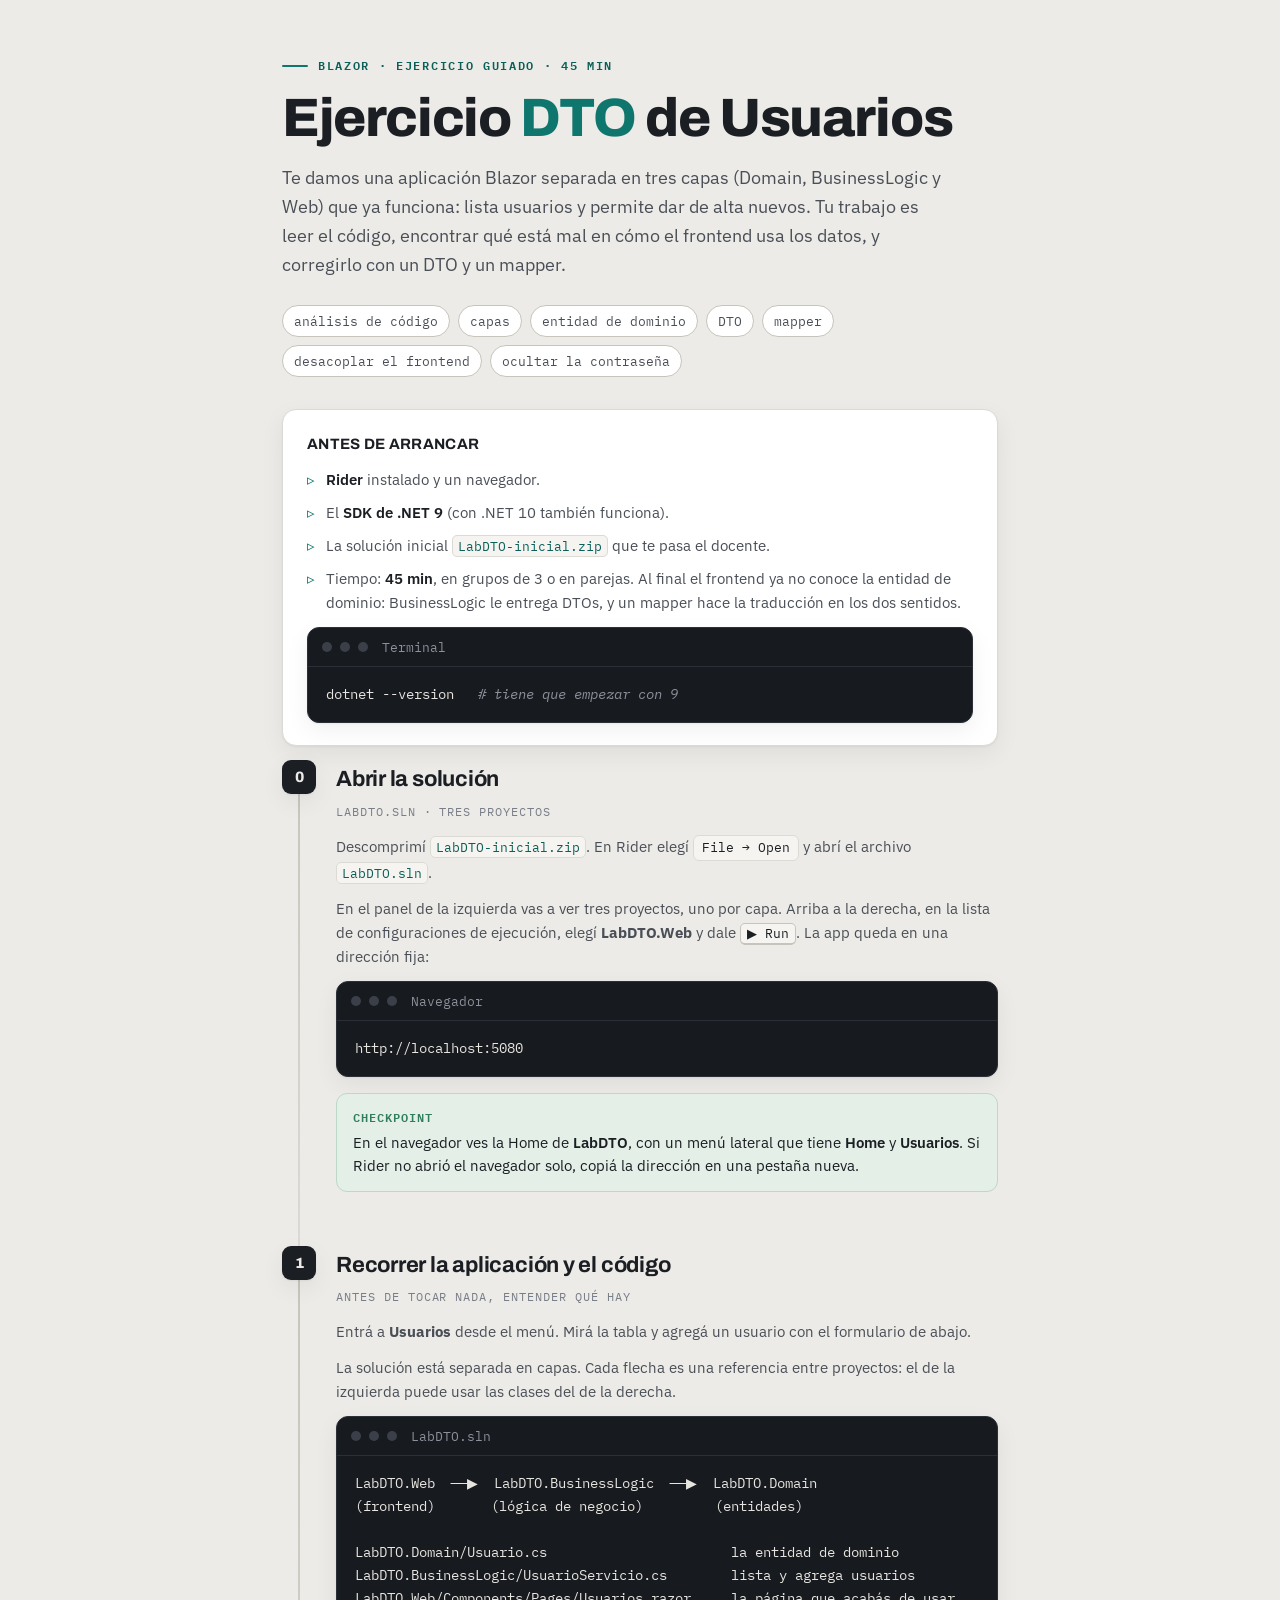
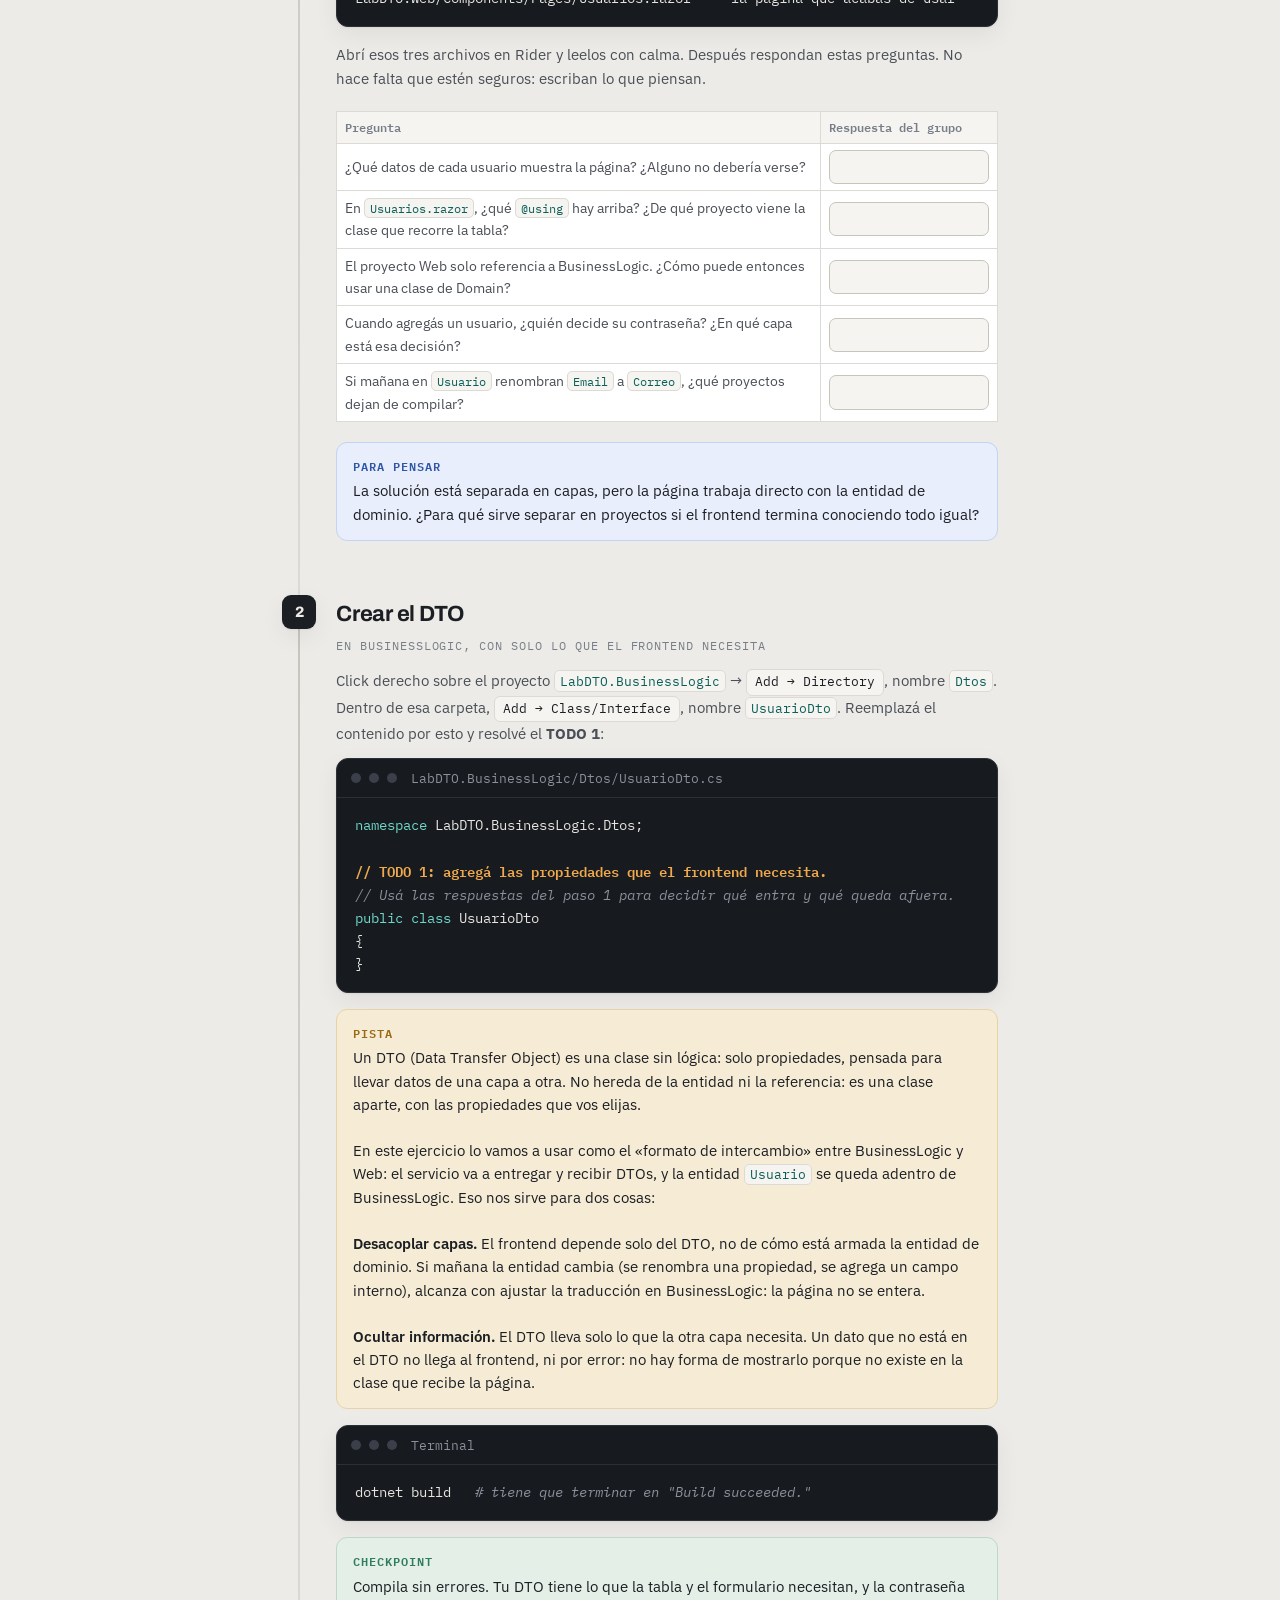
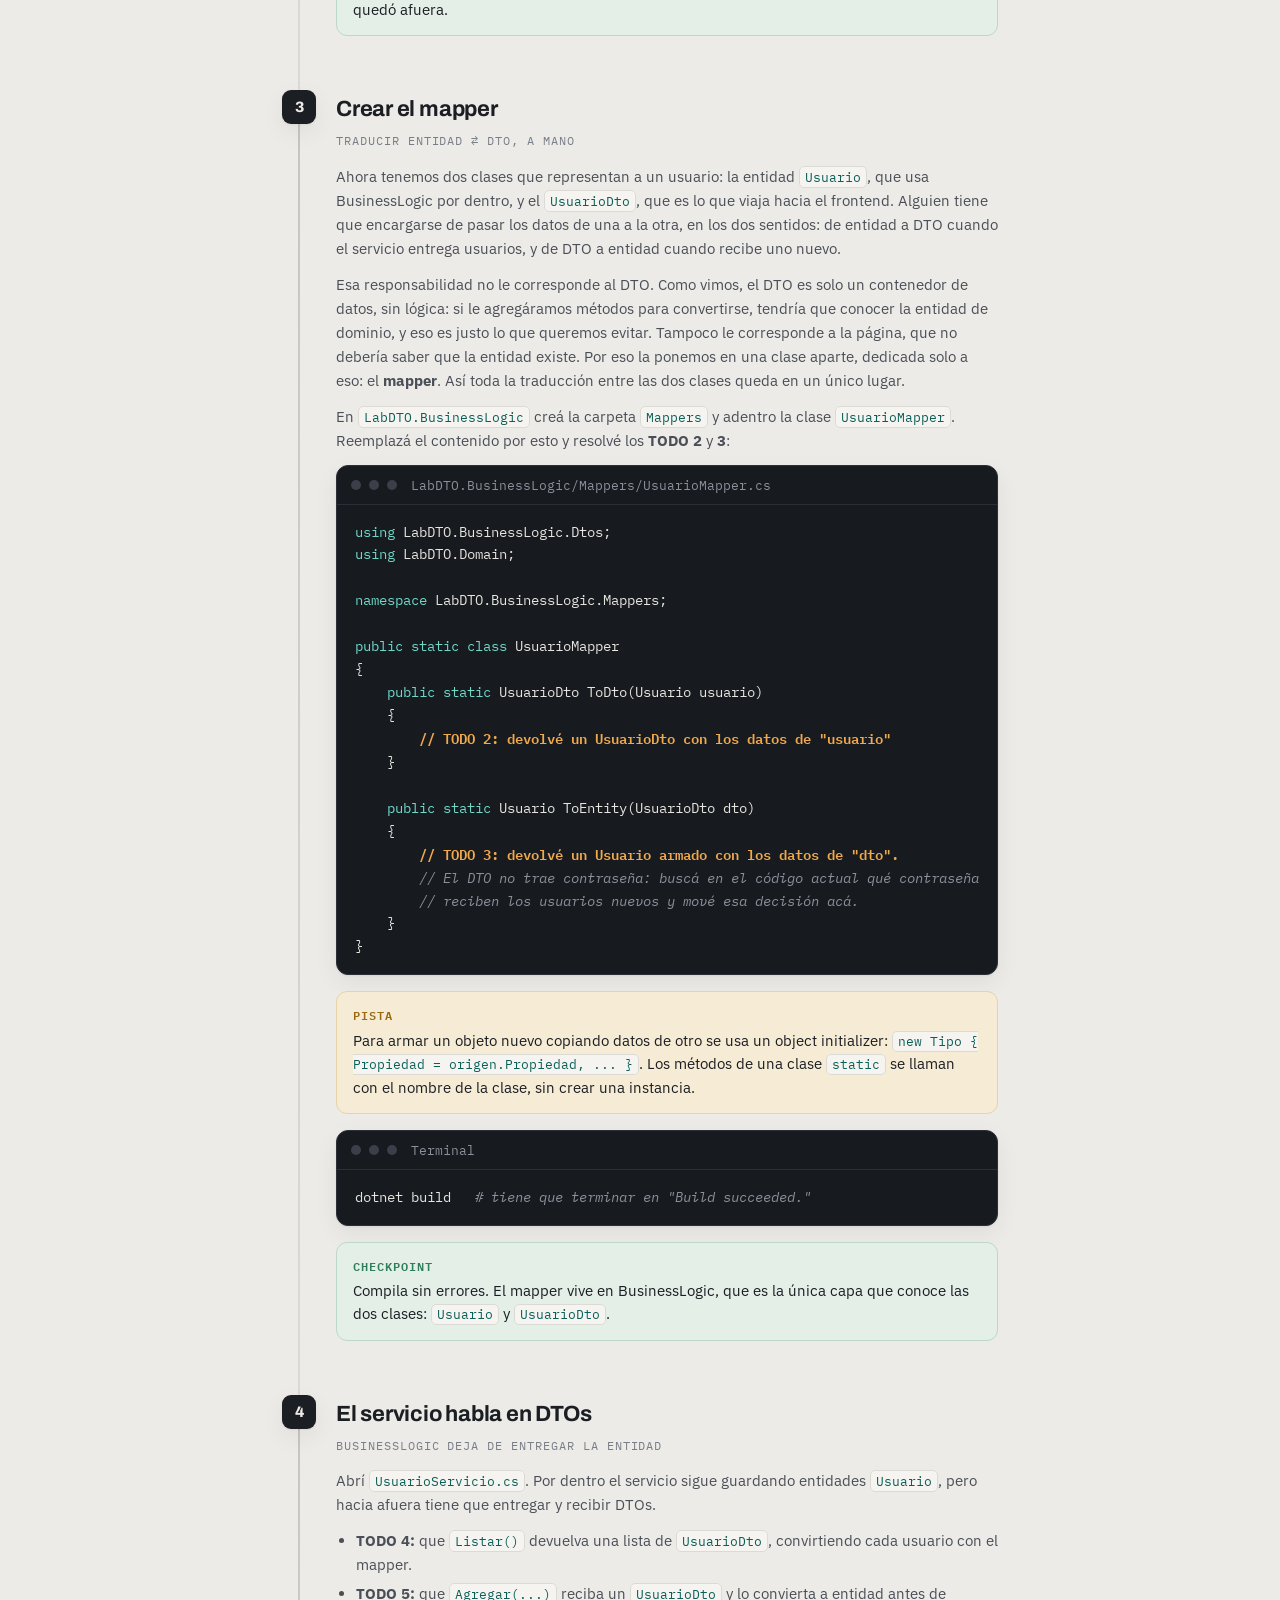
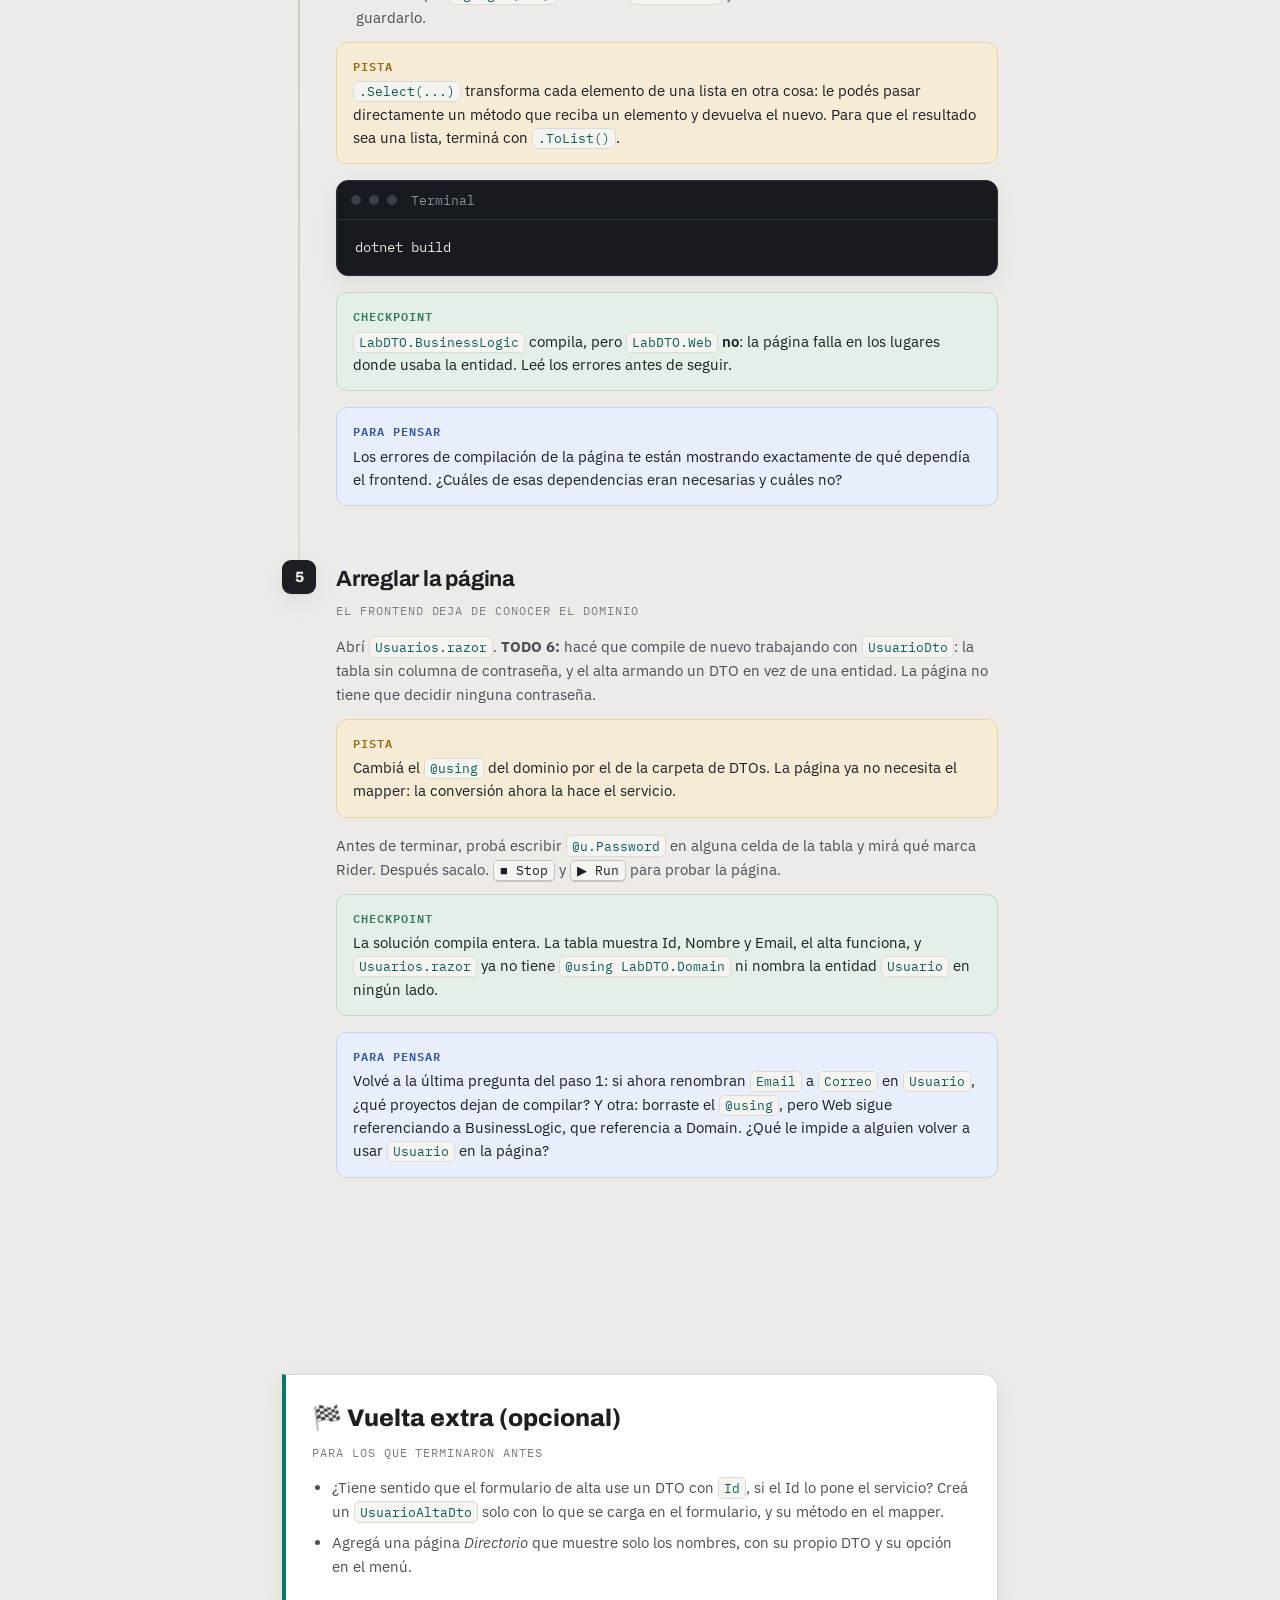
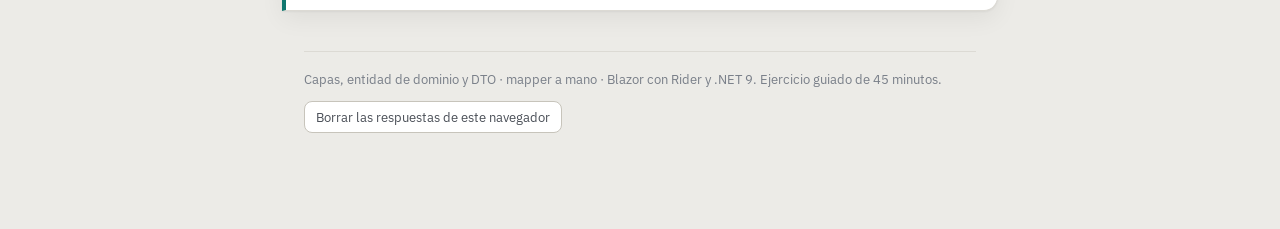
<file: index.html>
<!doctype html>
<html lang="es">
<head>
  <meta charset="utf-8">
  <meta name="viewport" content="width=device-width, initial-scale=1, viewport-fit=cover">
  <title>Ejercicio DTO de Usuarios</title>
  <link rel="preconnect" href="https://fonts.googleapis.com">
  <link rel="preconnect" href="https://fonts.gstatic.com" crossorigin>
  <link rel="stylesheet" href="https://fonts.googleapis.com/css2?family=Archivo:wght@500;600;700;800&family=IBM+Plex+Sans:ital,wght@0,400;0,500;0,600;1,400&family=IBM+Plex+Mono:wght@400;500;600&display=swap">
  <link rel="stylesheet" href="styles.css">
  <script src="main.js" defer></script>
</head>
<body>
  <!-- ===== ENCABEZADO ===== -->
  <header>
    <p class="eyebrow">Blazor · Ejercicio guiado · 45 min</p>
    <h1>Ejercicio <span class="spark">DTO</span> de Usuarios</h1>
    <p class="lede">Te damos una aplicación Blazor separada en tres capas (Domain, BusinessLogic y Web) que ya funciona: lista usuarios y permite dar de alta nuevos. Tu trabajo es leer el código, encontrar qué está mal en cómo el frontend usa los datos, y corregirlo con un DTO y un mapper.</p>
    <div class="chips">
      <span class="chip">análisis de código</span>
      <span class="chip">capas</span>
      <span class="chip">entidad de dominio</span>
      <span class="chip">DTO</span>
      <span class="chip">mapper</span>
      <span class="chip">desacoplar el frontend</span>
      <span class="chip">ocultar la contraseña</span>
    </div>
  </header>

  <div class="wrap">

    <!-- ===== ANTES DE ARRANCAR ===== -->
    <div class="setup">
      <h2>Antes de arrancar</h2>
      <ul>
        <li><span><b>Rider</b> instalado y un navegador.</span></li>
        <li><span>El <b>SDK de .NET 9</b> (con .NET 10 también funciona).</span></li>
        <li><span>La solución inicial <code class="inl">LabDTO-inicial.zip</code> que te pasa el docente.</span></li>
        <li><span>Tiempo: <b>45 min</b>, en grupos de 3 o en parejas. Al final el frontend ya no conoce la entidad de dominio: BusinessLogic le entrega DTOs, y un mapper hace la traducción en los dos sentidos.</span></li>
      </ul>
      <pre data-file="Terminal" data-lang="sh">dotnet --version   # tiene que empezar con 9</pre>
    </div>

    <!-- ===== PASO 0 ===== -->
    <section class="step" id="paso-0">
      <div class="num">0</div>
      <h3>Abrir la solución</h3>
      <p class="goal">LabDTO.sln · tres proyectos</p>
      <p>Descomprimí <code class="inl">LabDTO-inicial.zip</code>. En Rider elegí <span class="menu">File → Open</span> y abrí el archivo <code class="inl">LabDTO.sln</code>.</p>
      <p>En el panel de la izquierda vas a ver tres proyectos, uno por capa. Arriba a la derecha, en la lista de configuraciones de ejecución, elegí <b>LabDTO.Web</b> y dale <kbd>▶ Run</kbd>. La app queda en una dirección fija:</p>
      <pre data-file="Navegador" data-lang="sh">http://localhost:5080</pre>
      <div class="call check">
        <span class="lbl">Checkpoint</span>
        En el navegador ves la Home de <b>LabDTO</b>, con un menú lateral que tiene <b>Home</b> y <b>Usuarios</b>. Si Rider no abrió el navegador solo, copiá la dirección en una pestaña nueva.
      </div>
    </section>

    <!-- ===== PASO 1 ===== -->
    <section class="step" id="paso-1">
      <div class="num">1</div>
      <h3>Recorrer la aplicación y el código</h3>
      <p class="goal">antes de tocar nada, entender qué hay</p>
      <p>Entrá a <b>Usuarios</b> desde el menú. Mirá la tabla y agregá un usuario con el formulario de abajo.</p>
      <p>La solución está separada en capas. Cada flecha es una referencia entre proyectos: el de la izquierda puede usar las clases del de la derecha.</p>
      <pre data-file="LabDTO.sln" data-lang="sh">LabDTO.Web  ──▶  LabDTO.BusinessLogic  ──▶  LabDTO.Domain
(frontend)       (lógica de negocio)         (entidades)

LabDTO.Domain/Usuario.cs                       la entidad de dominio
LabDTO.BusinessLogic/UsuarioServicio.cs        lista y agrega usuarios
LabDTO.Web/Components/Pages/Usuarios.razor     la página que acabás de usar</pre>
      <p>Abrí esos tres archivos en Rider y leelos con calma. Después respondan estas preguntas. No hace falta que estén seguros: escriban lo que piensan.</p>
      <div class="wide">
        <table class="log">
          <thead>
            <tr><th>Pregunta</th><th>Respuesta del grupo</th></tr>
          </thead>
          <tbody>
            <tr><td>¿Qué datos de cada usuario muestra la página? ¿Alguno no debería verse?</td><td><input type="text" data-k="a1" aria-label="Respuesta 1"></td></tr>
            <tr><td>En <code class="inl">Usuarios.razor</code>, ¿qué <code class="inl">@using</code> hay arriba? ¿De qué proyecto viene la clase que recorre la tabla?</td><td><input type="text" data-k="a2" aria-label="Respuesta 2"></td></tr>
            <tr><td>El proyecto Web solo referencia a BusinessLogic. ¿Cómo puede entonces usar una clase de Domain?</td><td><input type="text" data-k="a3" aria-label="Respuesta 3"></td></tr>
            <tr><td>Cuando agregás un usuario, ¿quién decide su contraseña? ¿En qué capa está esa decisión?</td><td><input type="text" data-k="a4" aria-label="Respuesta 4"></td></tr>
            <tr><td>Si mañana en <code class="inl">Usuario</code> renombran <code class="inl">Email</code> a <code class="inl">Correo</code>, ¿qué proyectos dejan de compilar?</td><td><input type="text" data-k="a5" aria-label="Respuesta 5"></td></tr>
          </tbody>
        </table>
      </div>
      <div class="call think">
        <span class="lbl">Para pensar</span>
        La solución está separada en capas, pero la página trabaja directo con la entidad de dominio. ¿Para qué sirve separar en proyectos si el frontend termina conociendo todo igual?
      </div>
    </section>

    <!-- ===== PASO 2 ===== -->
    <section class="step" id="paso-2">
      <div class="num">2</div>
      <h3>Crear el DTO</h3>
      <p class="goal">en BusinessLogic, con solo lo que el frontend necesita</p>
      <p>Click derecho sobre el proyecto <code class="inl">LabDTO.BusinessLogic</code> → <span class="menu">Add → Directory</span>, nombre <code class="inl">Dtos</code>. Dentro de esa carpeta, <span class="menu">Add → Class/Interface</span>, nombre <code class="inl">UsuarioDto</code>. Reemplazá el contenido por esto y resolvé el <b>TODO 1</b>:</p>
      <pre data-file="LabDTO.BusinessLogic/Dtos/UsuarioDto.cs" data-lang="cs">namespace LabDTO.BusinessLogic.Dtos;

// TODO 1: agregá las propiedades que el frontend necesita.
// Usá las respuestas del paso 1 para decidir qué entra y qué queda afuera.
public class UsuarioDto
{
}</pre>
      <div class="call hint">
        <span class="lbl">Pista</span>
        Un DTO (Data Transfer Object) es una clase sin lógica: solo propiedades, pensada para llevar datos de una capa a otra. No hereda de la entidad ni la referencia: es una clase aparte, con las propiedades que vos elijas.
        <br><br>
        En este ejercicio lo vamos a usar como el «formato de intercambio» entre BusinessLogic y Web: el servicio va a entregar y recibir DTOs, y la entidad <code class="inl">Usuario</code> se queda adentro de BusinessLogic. Eso nos sirve para dos cosas:
        <br><br>
        <b>Desacoplar capas.</b> El frontend depende solo del DTO, no de cómo está armada la entidad de dominio. Si mañana la entidad cambia (se renombra una propiedad, se agrega un campo interno), alcanza con ajustar la traducción en BusinessLogic: la página no se entera.
        <br><br>
        <b>Ocultar información.</b> El DTO lleva solo lo que la otra capa necesita. Un dato que no está en el DTO no llega al frontend, ni por error: no hay forma de mostrarlo porque no existe en la clase que recibe la página.
      </div>
      <pre data-file="Terminal" data-lang="sh">dotnet build   # tiene que terminar en "Build succeeded."</pre>
      <div class="call check">
        <span class="lbl">Checkpoint</span>
        Compila sin errores. Tu DTO tiene lo que la tabla y el formulario necesitan, y la contraseña quedó afuera.
      </div>
    </section>

    <!-- ===== PASO 3 ===== -->
    <section class="step" id="paso-3">
      <div class="num">3</div>
      <h3>Crear el mapper</h3>
      <p class="goal">traducir entidad ⇄ DTO, a mano</p>
      <p>Ahora tenemos dos clases que representan a un usuario: la entidad <code class="inl">Usuario</code>, que usa BusinessLogic por dentro, y el <code class="inl">UsuarioDto</code>, que es lo que viaja hacia el frontend. Alguien tiene que encargarse de pasar los datos de una a la otra, en los dos sentidos: de entidad a DTO cuando el servicio entrega usuarios, y de DTO a entidad cuando recibe uno nuevo.</p>
      <p>Esa responsabilidad no le corresponde al DTO. Como vimos, el DTO es solo un contenedor de datos, sin lógica: si le agregáramos métodos para convertirse, tendría que conocer la entidad de dominio, y eso es justo lo que queremos evitar. Tampoco le corresponde a la página, que no debería saber que la entidad existe. Por eso la ponemos en una clase aparte, dedicada solo a eso: el <b>mapper</b>. Así toda la traducción entre las dos clases queda en un único lugar.</p>
      <p>En <code class="inl">LabDTO.BusinessLogic</code> creá la carpeta <code class="inl">Mappers</code> y adentro la clase <code class="inl">UsuarioMapper</code>. Reemplazá el contenido por esto y resolvé los <b>TODO 2</b> y <b>3</b>:</p>
      <pre data-file="LabDTO.BusinessLogic/Mappers/UsuarioMapper.cs" data-lang="cs">using LabDTO.BusinessLogic.Dtos;
using LabDTO.Domain;

namespace LabDTO.BusinessLogic.Mappers;

public static class UsuarioMapper
{
    public static UsuarioDto ToDto(Usuario usuario)
    {
        // TODO 2: devolvé un UsuarioDto con los datos de "usuario"
    }

    public static Usuario ToEntity(UsuarioDto dto)
    {
        // TODO 3: devolvé un Usuario armado con los datos de "dto".
        // El DTO no trae contraseña: buscá en el código actual qué contraseña
        // reciben los usuarios nuevos y mové esa decisión acá.
    }
}</pre>
      <div class="call hint">
        <span class="lbl">Pista</span>
        Para armar un objeto nuevo copiando datos de otro se usa un object initializer: <code class="inl">new Tipo { Propiedad = origen.Propiedad, ... }</code>. Los métodos de una clase <code class="inl">static</code> se llaman con el nombre de la clase, sin crear una instancia.
      </div>
      <pre data-file="Terminal" data-lang="sh">dotnet build   # tiene que terminar en "Build succeeded."</pre>
      <div class="call check">
        <span class="lbl">Checkpoint</span>
        Compila sin errores. El mapper vive en BusinessLogic, que es la única capa que conoce las dos clases: <code class="inl">Usuario</code> y <code class="inl">UsuarioDto</code>.
      </div>
    </section>

    <!-- ===== PASO 4 ===== -->
    <section class="step" id="paso-4">
      <div class="num">4</div>
      <h3>El servicio habla en DTOs</h3>
      <p class="goal">BusinessLogic deja de entregar la entidad</p>
      <p>Abrí <code class="inl">UsuarioServicio.cs</code>. Por dentro el servicio sigue guardando entidades <code class="inl">Usuario</code>, pero hacia afuera tiene que entregar y recibir DTOs.</p>
      <ul class="mini">
        <li><b>TODO 4:</b> que <code class="inl">Listar()</code> devuelva una lista de <code class="inl">UsuarioDto</code>, convirtiendo cada usuario con el mapper.</li>
        <li><b>TODO 5:</b> que <code class="inl">Agregar(...)</code> reciba un <code class="inl">UsuarioDto</code> y lo convierta a entidad antes de guardarlo.</li>
      </ul>
      <div class="call hint">
        <span class="lbl">Pista</span>
        <code class="inl">.Select(...)</code> transforma cada elemento de una lista en otra cosa: le podés pasar directamente un método que reciba un elemento y devuelva el nuevo. Para que el resultado sea una lista, terminá con <code class="inl">.ToList()</code>.
      </div>
      <pre data-file="Terminal" data-lang="sh">dotnet build</pre>
      <div class="call check">
        <span class="lbl">Checkpoint</span>
        <code class="inl">LabDTO.BusinessLogic</code> compila, pero <code class="inl">LabDTO.Web</code> <b>no</b>: la página falla en los lugares donde usaba la entidad. Leé los errores antes de seguir.
      </div>
      <div class="call think">
        <span class="lbl">Para pensar</span>
        Los errores de compilación de la página te están mostrando exactamente de qué dependía el frontend. ¿Cuáles de esas dependencias eran necesarias y cuáles no?
      </div>
    </section>

    <!-- ===== PASO 5 ===== -->
    <section class="step" id="paso-5">
      <div class="num">5</div>
      <h3>Arreglar la página</h3>
      <p class="goal">el frontend deja de conocer el dominio</p>
      <p>Abrí <code class="inl">Usuarios.razor</code>. <b>TODO 6:</b> hacé que compile de nuevo trabajando con <code class="inl">UsuarioDto</code>: la tabla sin columna de contraseña, y el alta armando un DTO en vez de una entidad. La página no tiene que decidir ninguna contraseña.</p>
      <div class="call hint">
        <span class="lbl">Pista</span>
        Cambiá el <code class="inl">@using</code> del dominio por el de la carpeta de DTOs. La página ya no necesita el mapper: la conversión ahora la hace el servicio.
      </div>
      <p>Antes de terminar, probá escribir <code class="inl">@u.Password</code> en alguna celda de la tabla y mirá qué marca Rider. Después sacalo. <kbd>■ Stop</kbd> y <kbd>▶ Run</kbd> para probar la página.</p>
      <div class="call check">
        <span class="lbl">Checkpoint</span>
        La solución compila entera. La tabla muestra Id, Nombre y Email, el alta funciona, y <code class="inl">Usuarios.razor</code> ya no tiene <code class="inl">@using LabDTO.Domain</code> ni nombra la entidad <code class="inl">Usuario</code> en ningún lado.
      </div>
      <div class="call think">
        <span class="lbl">Para pensar</span>
        Volvé a la última pregunta del paso 1: si ahora renombran <code class="inl">Email</code> a <code class="inl">Correo</code> en <code class="inl">Usuario</code>, ¿qué proyectos dejan de compilar? Y otra: borraste el <code class="inl">@using</code>, pero Web sigue referenciando a BusinessLogic, que referencia a Domain. ¿Qué le impide a alguien volver a usar <code class="inl">Usuario</code> en la página?
      </div>
    </section>

  </div>

  <!-- ===== VUELTA EXTRA ===== -->
  <div class="wrap">
    <div class="challenge">
      <h2>🏁 Vuelta extra (opcional)</h2>
      <p class="goal">para los que terminaron antes</p>
      <ul>
        <li>¿Tiene sentido que el formulario de alta use un DTO con <code class="inl">Id</code>, si el Id lo pone el servicio? Creá un <code class="inl">UsuarioAltaDto</code> solo con lo que se carga en el formulario, y su método en el mapper.</li>
        <li>Agregá una página <i>Directorio</i> que muestre solo los nombres, con su propio DTO y su opción en el menú.</li>
      </ul>
    </div>

    <!-- ===== PIE ===== -->
    <footer>
      <div class="rule"></div>
      Capas, entidad de dominio y DTO · mapper a mano · Blazor con Rider y .NET 9. Ejercicio guiado de 45 minutos.
      <br><button id="clear" type="button">Borrar las respuestas de este navegador</button>
    </footer>
  </div>
</body>
</html>
</file>
<file: styles.css>
/* Estilos del ejercicio. Colores y medidas arriba, en :root. Modo oscuro más abajo. */
  :root{
    --bg:#ecebe7; --surface:#ffffff; --surface-2:#f5f4f1;
    --ink:#1b1e23; --ink-2:#4a4f57; --ink-3:#787e88;
    --line:#dcdad4; --line-strong:#c7c4bb;
    --accent:#0f766e; --accent-ink:#0b5f58;
    --go:#2f7d5b; --go-bg:#e4efe8; --go-line:#bcd8c9;
    --hint:#9a6a12; --hint-bg:#f6ecd6; --hint-line:#e6d3a6;
    --trap-bg:#e2f3f1; --trap-line:#a9dbd5;
    --think:#2f56a8; --think-bg:#e8eefb; --think-line:#c3d3f2;
    --code-bg:#171a1f; --code-ink:#e7e5df; --code-dim:#8b909b; --code-todo:#f0a94b;
    --code-str:#a8cf9a; --code-key:#6fd8c8; --code-line:#2b2f37;
    --shadow:0 1px 2px rgba(20,20,20,.05), 0 8px 24px rgba(20,20,20,.06);
    --maxw:760px;
    box-sizing:border-box;
    padding-top:env(safe-area-inset-top,0px);
    padding-bottom:env(safe-area-inset-bottom,0px);
  }
  html{scroll-padding-top:calc(env(safe-area-inset-top,0px) + 12px)}
  @media (prefers-color-scheme:dark){
    :root:not([data-theme="light"]){
      --bg:#131519; --surface:#1c1f25; --surface-2:#22262d;
      --ink:#eceae4; --ink-2:#b6bac1; --ink-3:#868b93;
      --line:#2c313a; --line-strong:#3a404a;
      --accent:#2dd4bf; --accent-ink:#5eead4;
      --go:#5bbd8e; --go-bg:#18291f; --go-line:#2c4a39;
      --hint:#d8b25f; --hint-bg:#2a2417; --hint-line:#4a3f22;
      --trap-bg:#0f2a28; --trap-line:#1f5a54;
      --think:#8fb0ee; --think-bg:#172033; --think-line:#2c3f66;
      --code-bg:#0f1115; --code-line:#20242c;
      --shadow:0 1px 2px rgba(0,0,0,.3), 0 10px 28px rgba(0,0,0,.35);
    }
  }
  :root[data-theme="dark"]{
    --bg:#131519; --surface:#1c1f25; --surface-2:#22262d;
    --ink:#eceae4; --ink-2:#b6bac1; --ink-3:#868b93;
    --line:#2c313a; --line-strong:#3a404a;
    --accent:#2dd4bf; --accent-ink:#5eead4;
    --go:#5bbd8e; --go-bg:#18291f; --go-line:#2c4a39;
    --hint:#d8b25f; --hint-bg:#2a2417; --hint-line:#4a3f22;
    --trap-bg:#0f2a28; --trap-line:#1f5a54;
    --think:#8fb0ee; --think-bg:#172033; --think-line:#2c3f66;
    --code-bg:#0f1115; --code-line:#20242c;
    --shadow:0 1px 2px rgba(0,0,0,.3), 0 10px 28px rgba(0,0,0,.35);
  }

  *{box-sizing:border-box}
  html,body{margin:0}
  body{
    background:var(--bg); color:var(--ink);
    font-family:"IBM Plex Sans",system-ui,-apple-system,"Segoe UI",sans-serif;
    font-size:15px; line-height:1.6; -webkit-font-smoothing:antialiased;
  }
  .wrap{max-width:var(--maxw);margin:0 auto;padding:0 22px 96px}
  a{color:inherit}
  :focus-visible{outline:2px solid var(--accent);outline-offset:2px}

  header{max-width:var(--maxw);margin:0 auto;padding:56px 22px 26px}
  .eyebrow{
    font-family:"IBM Plex Mono",ui-monospace,monospace;font-size:12px;letter-spacing:.14em;text-transform:uppercase;
    color:var(--accent-ink);font-weight:600;margin:0 0 16px;display:flex;align-items:center;gap:10px;
  }
  .eyebrow::before{content:"";width:26px;height:2px;background:var(--accent);border-radius:2px}
  h1{
    font-family:"Archivo",system-ui,sans-serif;font-weight:800;
    font-size:clamp(34px,7vw,54px);line-height:1.02;letter-spacing:-.02em;margin:0 0 18px;text-wrap:balance;
  }
  h1 .spark{color:var(--accent)}
  .lede{font-size:18px;color:var(--ink-2);margin:0 0 26px;max-width:60ch}
  .chips{display:flex;flex-wrap:wrap;gap:8px}
  .chip{
    font-family:"IBM Plex Mono",ui-monospace,monospace;font-size:12.5px;background:var(--surface);
    border:1px solid var(--line-strong);color:var(--ink-2);padding:5px 11px;border-radius:100px;
  }

  
  .setup{
    background:var(--surface);border:1px solid var(--line);border-radius:14px;
    padding:22px 24px;box-shadow:var(--shadow);margin:6px 0 16px;
  }
  .setup h2{font-family:"Archivo",sans-serif;font-size:15px;letter-spacing:.02em;margin:0 0 12px;text-transform:uppercase}
  .setup ul{margin:0;padding:0;list-style:none;display:grid;gap:9px}
  .setup li{display:flex;gap:11px;font-size:15px;color:var(--ink-2)}
  .setup li b{color:var(--ink);font-weight:600}
  .setup li::before{content:"▹";color:var(--accent);font-weight:700}
  .setup .code{margin:12px 0 0}
  .wide{overflow-x:auto;max-width:100%}
  table{border-collapse:collapse;width:100%;font-size:14px}
  input[type=text]{
    font:inherit;font-size:14px;width:100%;min-width:90px;color:var(--ink);background:var(--surface-2);
    border:1px solid var(--line-strong);border-radius:7px;padding:5px 8px;
  }

  kbd{
    font-family:"IBM Plex Mono",ui-monospace,monospace;font-size:.86em;background:var(--surface-2);
    border:1px solid var(--line-strong);border-bottom-width:2px;border-radius:5px;padding:1px 6px;color:var(--ink);white-space:nowrap;
  }

  .steps{margin-top:40px;position:relative}
  .step{position:relative;padding:0 0 40px 54px}
  .step::before{content:"";position:absolute;left:16px;top:6px;bottom:-6px;width:2px;background:linear-gradient(var(--line-strong),var(--line))}
  .step:last-child::before{display:none}
  .num{
    position:absolute;left:0;top:-2px;width:34px;height:34px;border-radius:9px;background:var(--ink);color:var(--bg);
    display:grid;place-items:center;font-family:"Archivo",sans-serif;font-weight:800;font-size:15px;z-index:1;box-shadow:var(--shadow);
  }
  .head{display:flex;align-items:flex-start;justify-content:space-between;gap:12px;flex-wrap:wrap;margin:0 0 4px}
  .step h3{font-family:"Archivo",sans-serif;font-weight:700;font-size:22px;letter-spacing:-.01em;margin:0 0 4px;text-wrap:balance}
  .tm{
    font-family:"IBM Plex Mono",ui-monospace,monospace;font-size:12px;font-weight:600;color:var(--accent-ink);
    background:var(--surface);border:1px solid var(--line-strong);border-radius:100px;padding:3px 10px;white-space:nowrap;margin-top:3px;
  }
  .step .goal{font-family:"IBM Plex Mono",ui-monospace,monospace;font-size:12px;color:var(--ink-3);text-transform:uppercase;letter-spacing:.08em;margin:0 0 14px}
  .step p{margin:0 0 12px;color:var(--ink-2)}
  .step p strong{color:var(--ink)}
  ol.mini,ul.mini{margin:0 0 12px;padding-left:20px;color:var(--ink-2)}
  ol.mini li,ul.mini li{margin:5px 0}
  code.inl{
    font-family:"IBM Plex Mono",ui-monospace,monospace;font-size:.88em;background:var(--surface-2);
    border:1px solid var(--line);border-radius:5px;padding:1px 5px;color:var(--accent-ink);overflow-wrap:anywhere;
  }
  .menu{
    font-family:"IBM Plex Mono",ui-monospace,monospace;font-size:.86em;color:var(--ink);background:var(--surface-2);
    border:1px solid var(--line);border-radius:6px;padding:2px 8px;display:inline-block;
  }

  .code{background:var(--code-bg);border-radius:12px;overflow:hidden;margin:6px 0 16px;border:1px solid var(--code-line);box-shadow:var(--shadow)}
  .code .bar{display:flex;align-items:center;gap:8px;padding:9px 14px;border-bottom:1px solid var(--code-line)}
  .code .bar .dot{width:10px;height:10px;border-radius:50%;background:#3a3f49}
  .code .bar .file{font-family:"IBM Plex Mono",ui-monospace,monospace;font-size:12.5px;color:var(--code-dim);margin-left:6px}
  .code pre{margin:0;padding:16px 18px;overflow-x:auto;font-family:"IBM Plex Mono",ui-monospace,monospace;font-size:13.5px;line-height:1.7;color:var(--code-ink)}
  .code pre .cmt{color:var(--code-dim);font-style:italic}
  .code pre .todo{color:var(--code-todo);font-weight:600;font-style:normal}
  .code pre .str{color:var(--code-str)}
  .code pre .key{color:var(--code-key)}

  .call{border-radius:11px;padding:14px 16px;margin:6px 0 16px;font-size:14.5px;color:var(--ink)}
  .call .lbl{font-family:"IBM Plex Mono",ui-monospace,monospace;font-size:11.5px;font-weight:600;text-transform:uppercase;letter-spacing:.09em;display:block;margin-bottom:4px}
  .call b{font-weight:600}
  .call.check{background:var(--go-bg);border:1px solid var(--go-line)} .call.check .lbl{color:var(--go)}
  .call.hint{background:var(--hint-bg);border:1px solid var(--hint-line)} .call.hint .lbl{color:var(--hint)}
  .call.trap{background:var(--trap-bg);border:1px solid var(--trap-line);border-left:4px solid var(--accent)} .call.trap .lbl{color:var(--accent-ink)}
  .call.think{background:var(--think-bg);border:1px solid var(--think-line)} .call.think .lbl{color:var(--think)} .call.rot .lbl{color:var(--ink-3)}
  .call .code{margin:8px 0 0}

  .log{margin:8px 0 14px}
  .log th,.log td{border:1px solid var(--line);padding:6px 8px;text-align:left;vertical-align:middle;background:var(--surface)}
  .log th{font-family:"IBM Plex Mono",ui-monospace,monospace;font-size:11.5px;color:var(--ink-3);font-weight:600;background:var(--surface-2)}
  .log td:first-child{color:var(--ink-2);min-width:180px}
  .codes{display:flex;flex-wrap:wrap;gap:10px 18px;align-items:center;margin:8px 0;color:var(--ink-2)}
  .codes span{font-weight:600;color:var(--ink)}
  .codes label{display:flex;align-items:center;gap:8px;font-size:14px}
  .codes input{width:110px;min-width:0}


  .challenge{
    margin-top:44px;background:var(--surface);border:1px solid var(--line);border-left:4px solid var(--accent);
    border-radius:0 14px 14px 0;padding:24px 26px;box-shadow:var(--shadow);
  }
  .challenge h2{font-family:"Archivo",sans-serif;font-weight:800;font-size:24px;margin:0 0 6px}
  .challenge .goal{font-family:"IBM Plex Mono",ui-monospace,monospace;font-size:12px;color:var(--ink-3);text-transform:uppercase;letter-spacing:.08em;margin:0 0 14px}
  .challenge ul{margin:0;padding-left:20px;color:var(--ink-2)}
  .challenge li{margin:7px 0}


  footer{max-width:var(--maxw);margin:0 auto;padding:40px 22px 0;color:var(--ink-3);font-size:13px}
  footer .rule{height:1px;background:var(--line);margin-bottom:18px}
  footer button{font:inherit;font-size:12.5px;color:var(--ink-2);background:var(--surface);border:1px solid var(--line-strong);border-radius:8px;padding:5px 11px;cursor:pointer;margin-top:10px}

  @media (max-width:560px){
    .step{padding-left:46px}
    h1{font-size:34px}
    .setup{padding:18px 16px}
  }
  @media (prefers-reduced-motion:reduce){*{transition:none!important}}
</file>
